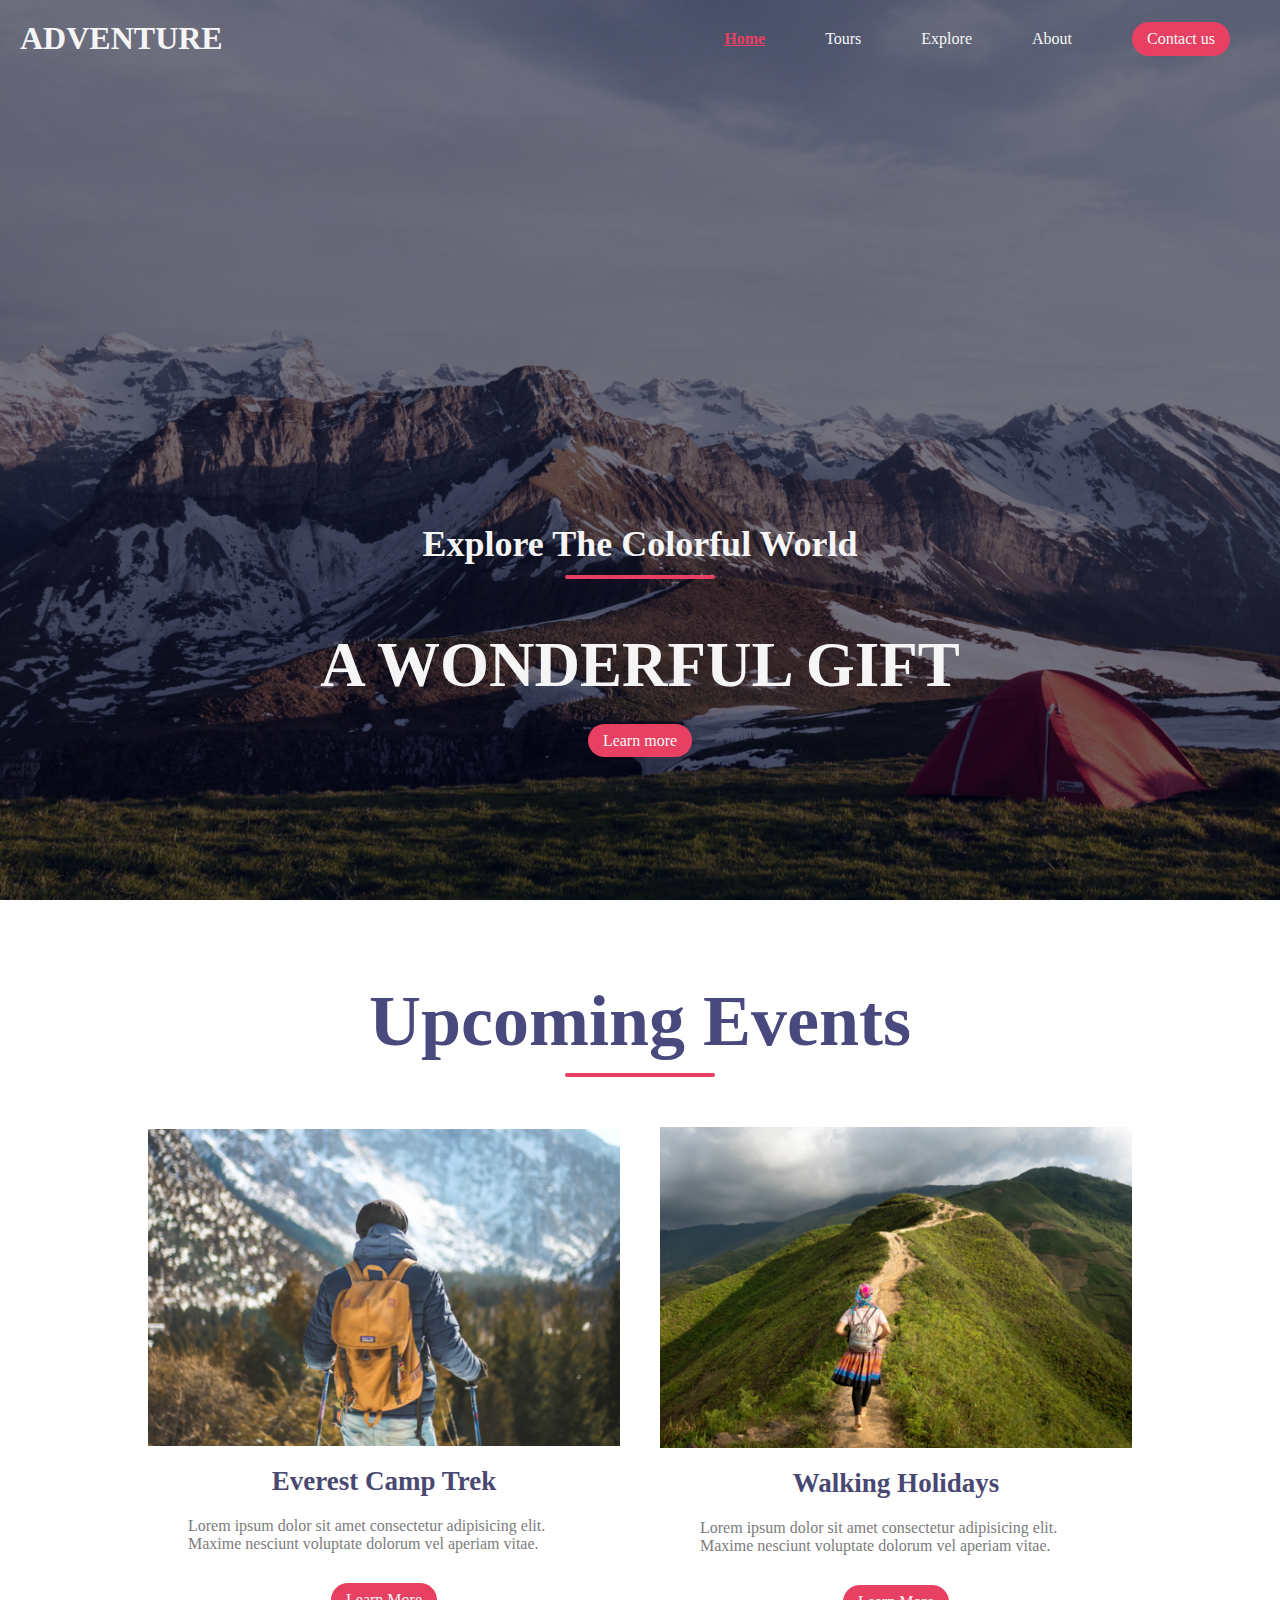
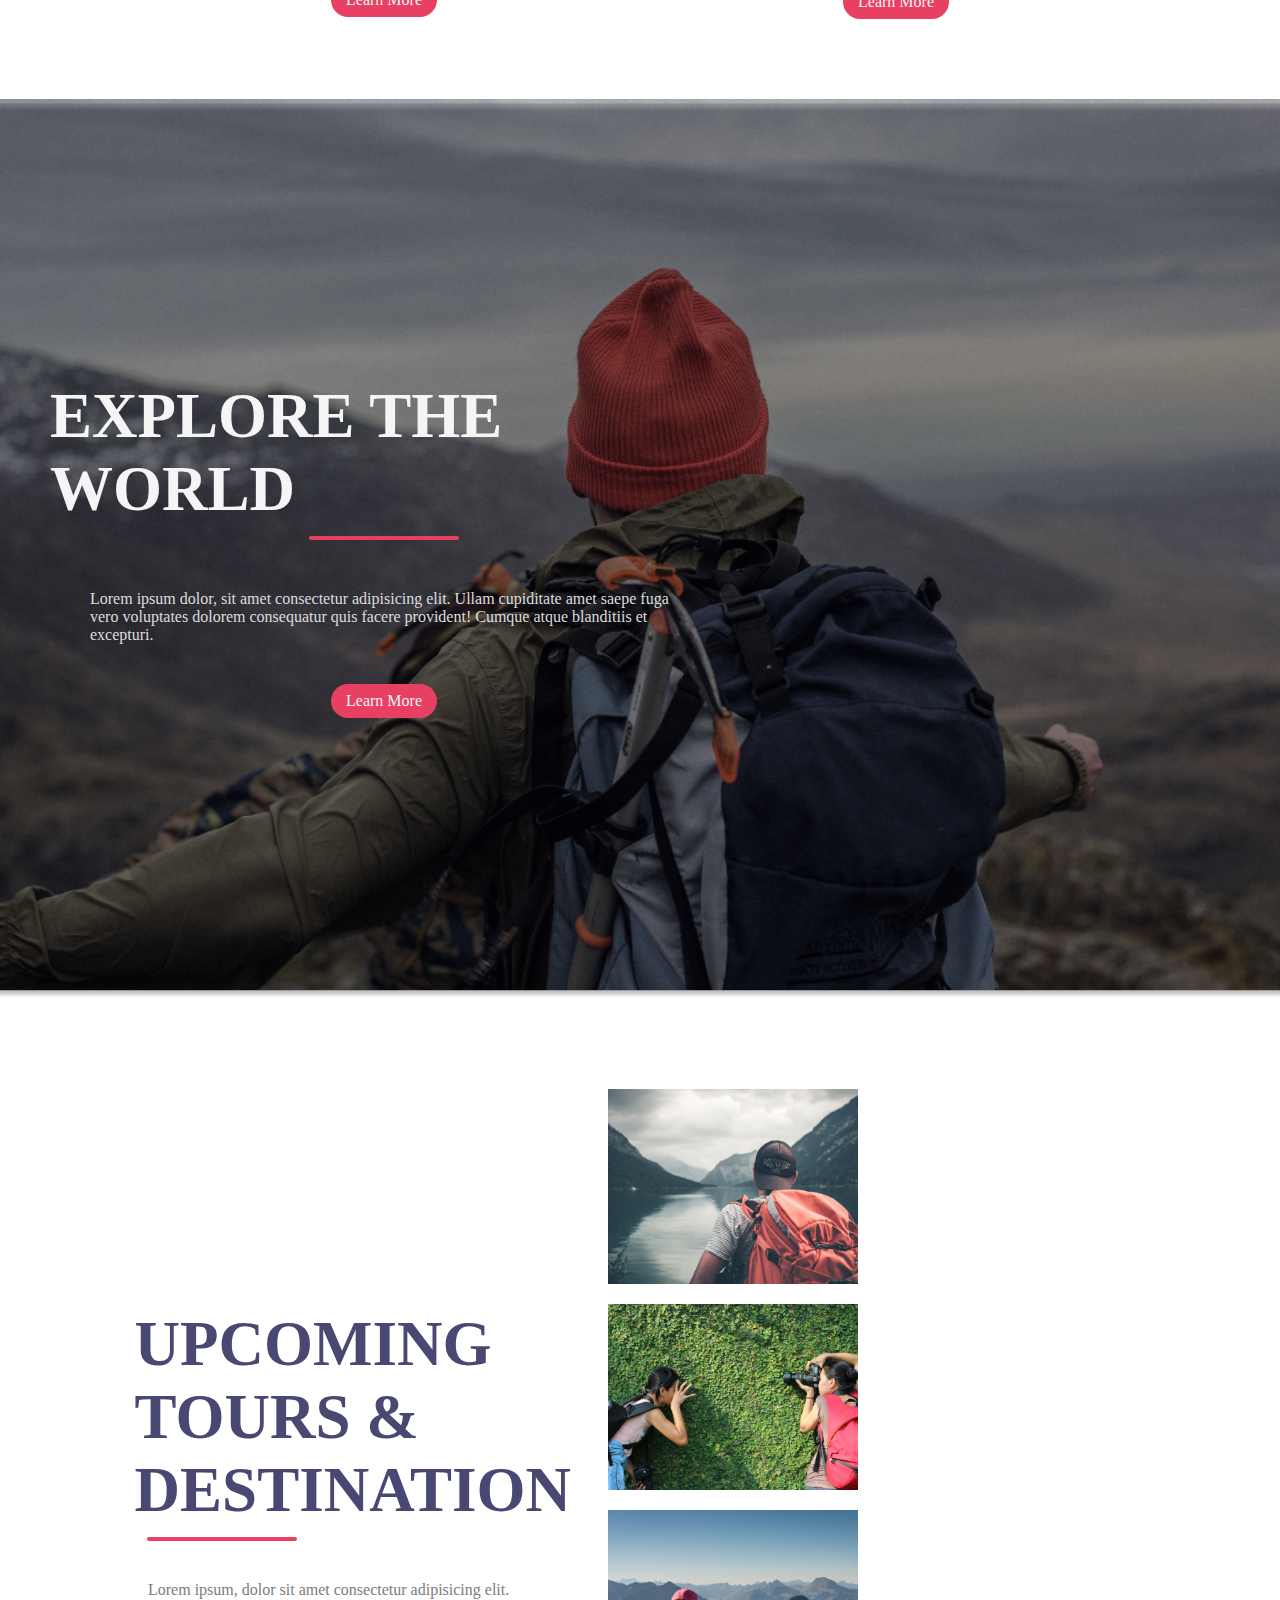
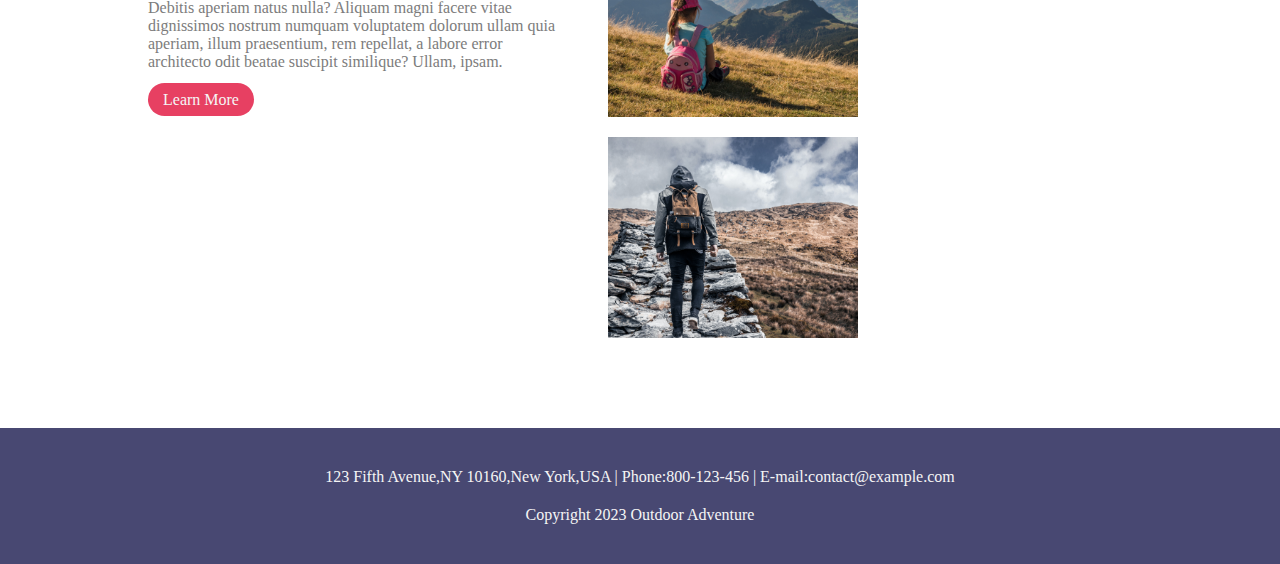
<file: Adventure_website/index.html>
<!DOCTYPE html>
<html lang="en">
<head>
    <meta charset="UTF-8">
    <meta name="viewport" content="width=device-width, initial-scale=1.0">
    <title>Document</title>
    <link rel="stylesheet" href="./index.css">
</head>
<body>
    <!-- Navbar -->
    <nav class="navbar">
      <h1 class='logo'>ADVENTURE</h1>
      <ul class='nav-links'>
        <li class="active"><a href="#" ></a>Home</li>
        <li><a href="#"></a>Tours</li>
        <li><a href="#"></a>Explore</li>
        <li><a href="#"></a>About</li>
        <li class="ctn"><a href="#" ></a>Contact us</li>
      </ul>
      <img src="./img/menu-btn.png " alt="" class="menu-btn">
    </nav>
    
 <header>
    <div class="header-content">
        <h2>Explore The Colorful World</h2>
        <div class="line"></div>
        <h1>A WONDERFUL GIFT</h1>
<a href="#" class="ctn">Learn more</a>
    </div>
 </header>

 <!-- Events -->

 <section class="events">
    <div class="title">
        <h1>Upcoming Events</h1>
        <div class="line"></div>
    </div>
    <div class="row">
<div class="col">
    <img src="./img/img1.png" alt="" srcset="">
    <h4>Everest Camp Trek</h4>
    <p>Lorem ipsum dolor sit amet consectetur adipisicing elit. Maxime nesciunt voluptate dolorum vel aperiam vitae.</p>
    <a href='#' class="ctn">Learn More</a>

</div>
<div class="col">
    <img src="./img/img2.png" alt="" srcset="">
    <h4>Walking Holidays</h4>
    <p>Lorem ipsum dolor sit amet consectetur adipisicing elit. Maxime nesciunt voluptate dolorum vel aperiam vitae.</p>
    <a href='#' class="ctn">Learn More</a>

</div>
    </div>

 </section>

 <!-- Explore -->
 <section class="explore">
    <div class="explore-content">
        <h1>EXPLORE THE WORLD</h1>
        <div class="line"></div>
        <p>Lorem ipsum dolor, sit amet consectetur adipisicing elit. Ullam cupiditate amet saepe fuga vero voluptates dolorem consequatur quis facere provident! Cumque atque blanditiis et excepturi.</p>
         <a href="#" class="ctn">Learn More</a>
    </div>
    
</section>

<!-- Tours -->
<section class="tours">
    <div class="row">
        <div class="col content-col">
            <h1>UPCOMING TOURS & DESTINATION</h1>
            <div class="line"></div>
            <p>Lorem ipsum, dolor sit amet consectetur adipisicing elit. Debitis aperiam natus nulla? Aliquam magni facere vitae dignissimos nostrum numquam voluptatem dolorum ullam quia aperiam, illum praesentium, rem repellat, a labore error architecto odit beatae suscipit similique? Ullam, ipsam.
            <a href="#" class="ctn">Learn More</a>
            </p>
        </div>
        <div class="col image-col">
            <div class="img-gallery">
                <img src="./img/img3.png" alt="">
                <img src="./img/img4.png" alt="">
                <img src="./img/img5.png" alt="">
                <img src="./img/img6.png" alt="">
            </div>
        </div>
    </div>

</section>

<!-- footer -->
<div class="footer">
    <p>123 Fifth Avenue,NY 10160,New York,USA | Phone:800-123-456 | E-mail:contact@example.com</p>
        <p>Copyright 2023 Outdoor Adventure</p>
    
</div>


 <script>
    const menuBtn=document.querySelector('.menu-btn');
    const navlinks=document.querySelector('.nav-links');

    menuBtn.addEventListener('click',()=>{
        navlinks.classList.toggle('mobile-menu')
    })
</script>
</body>
</html>
</file>
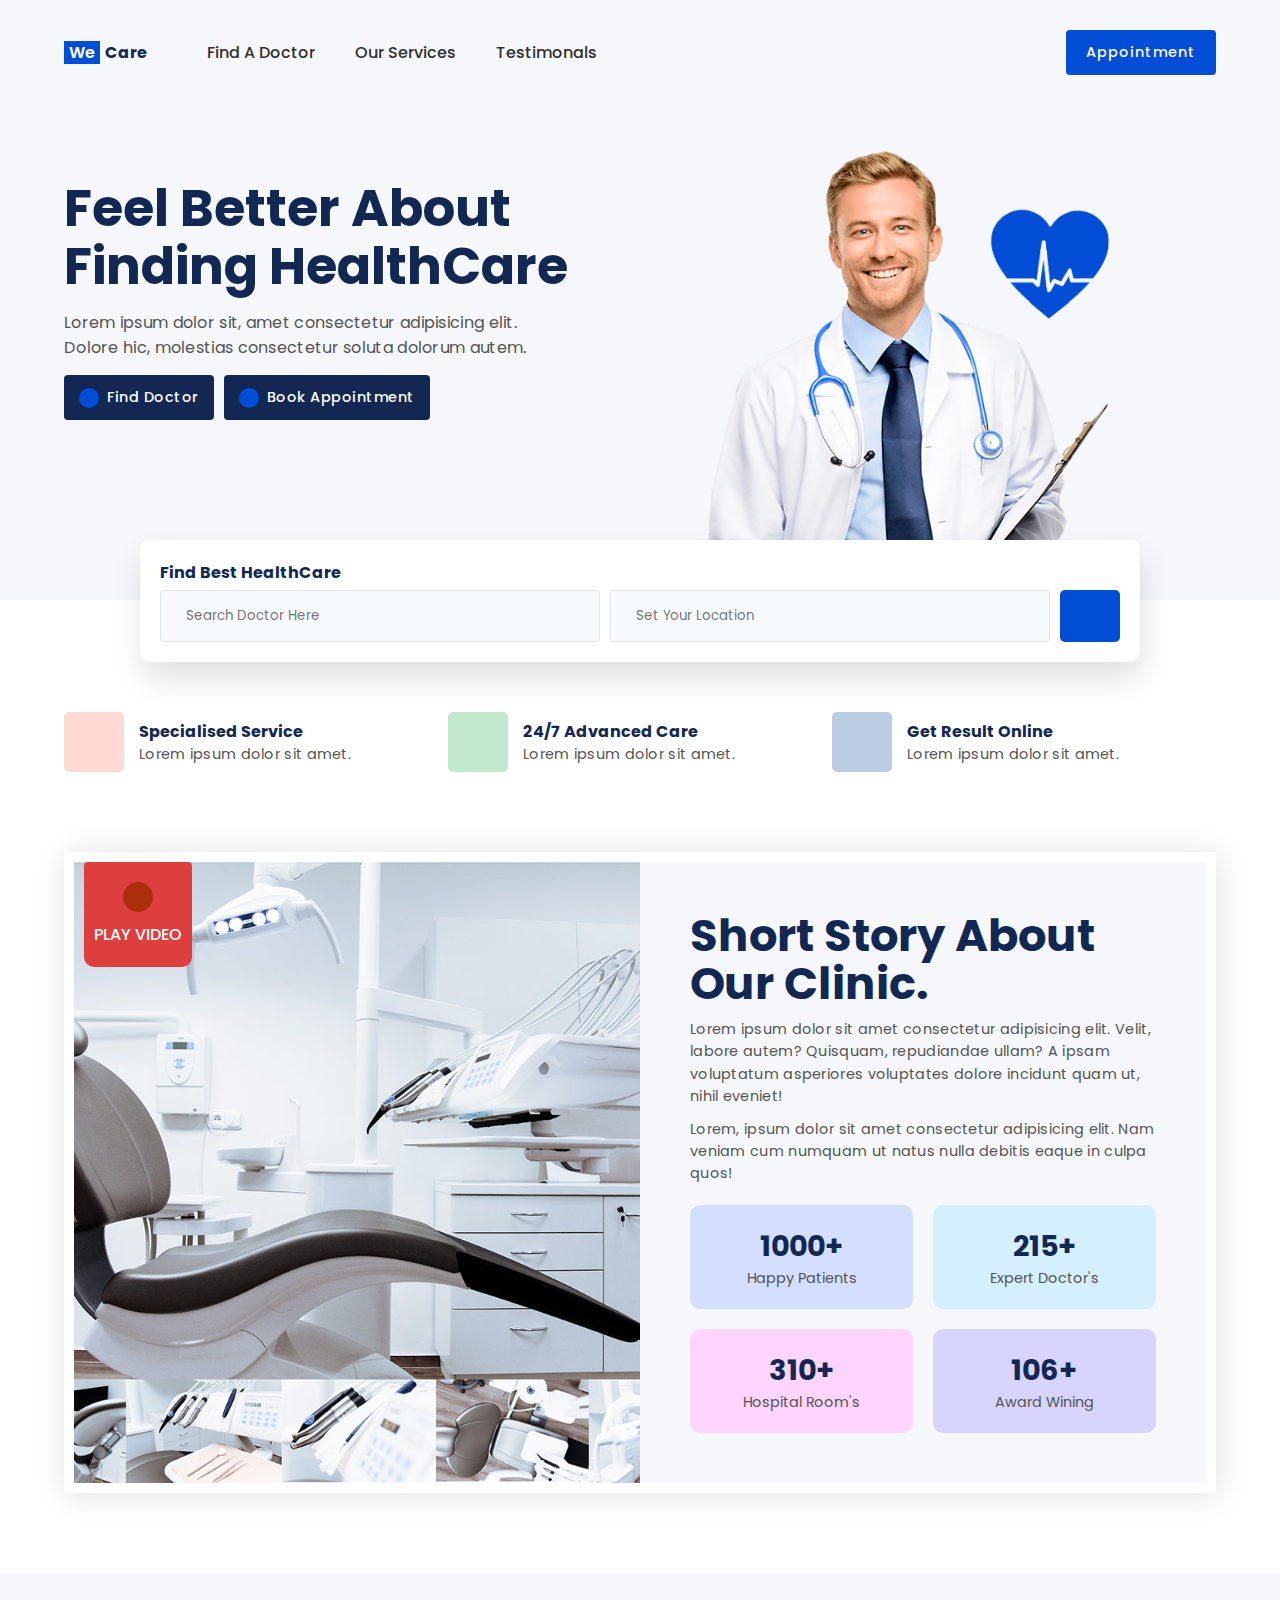
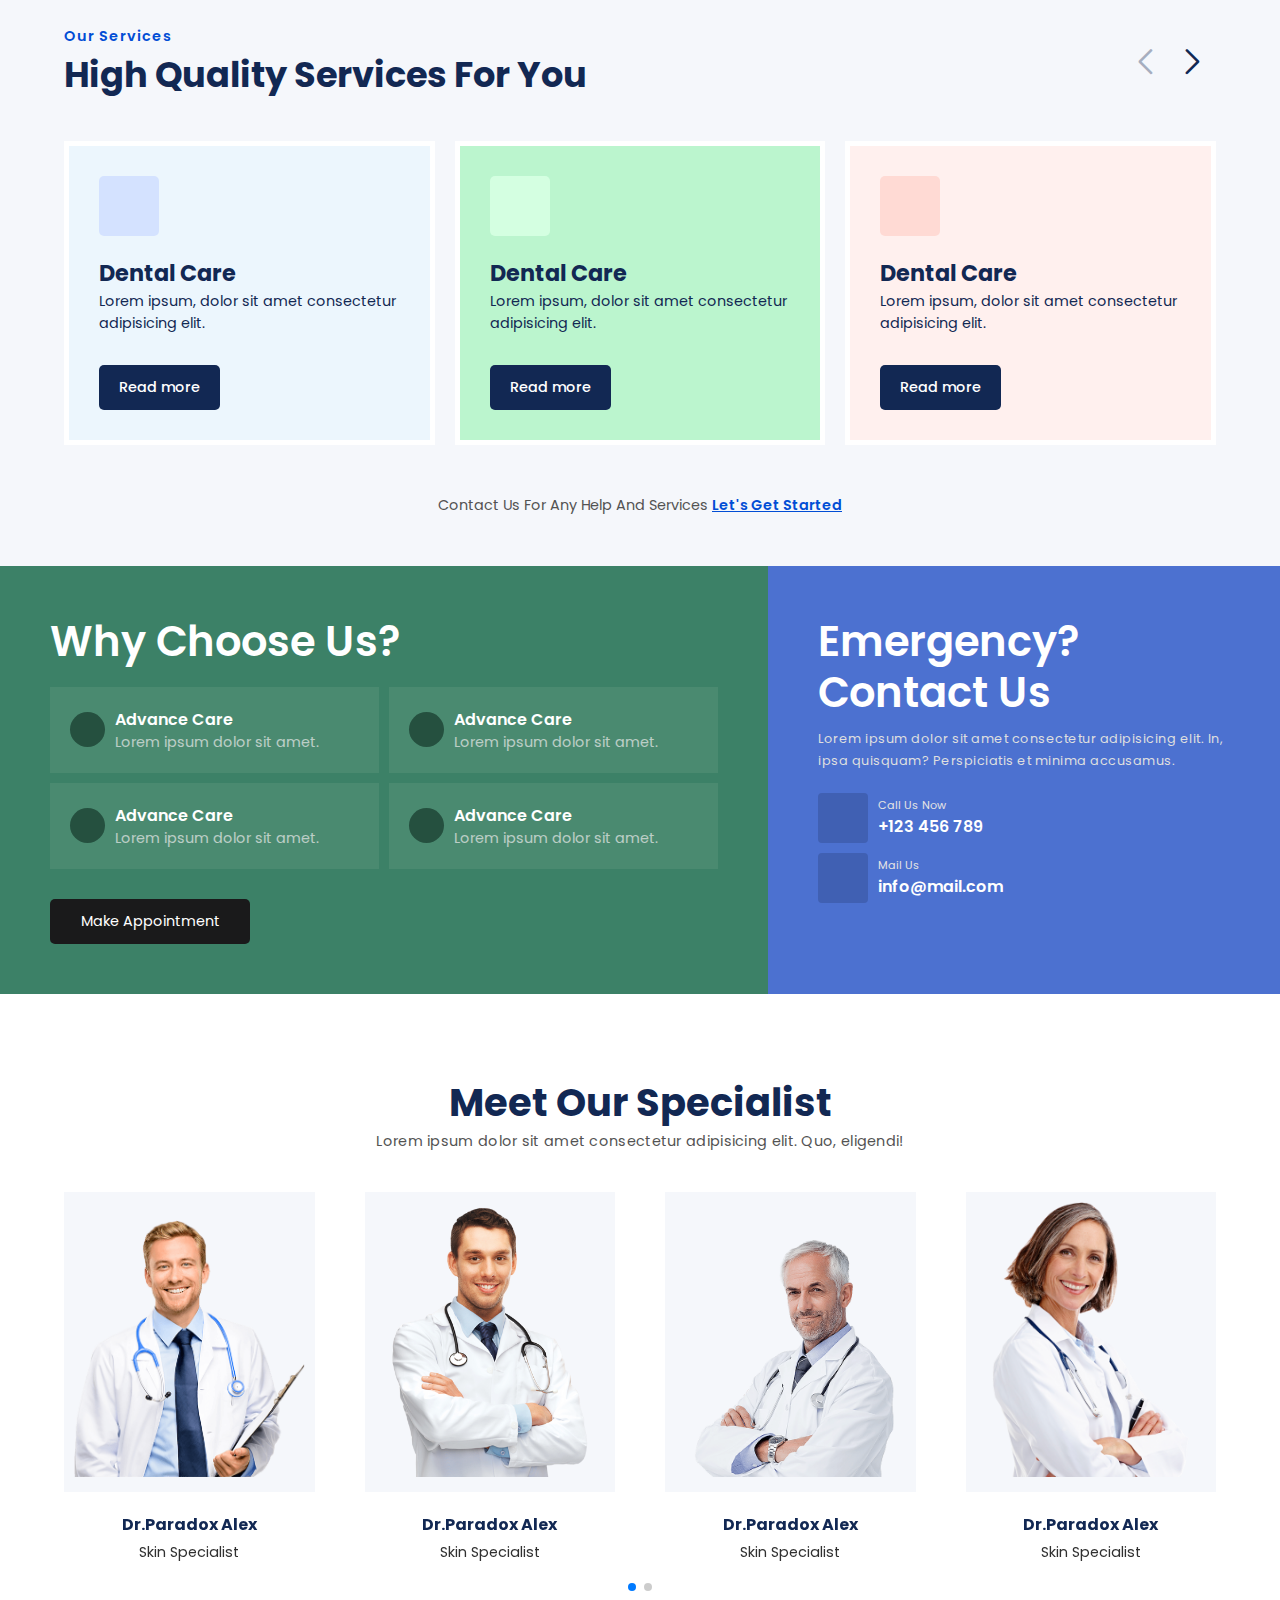
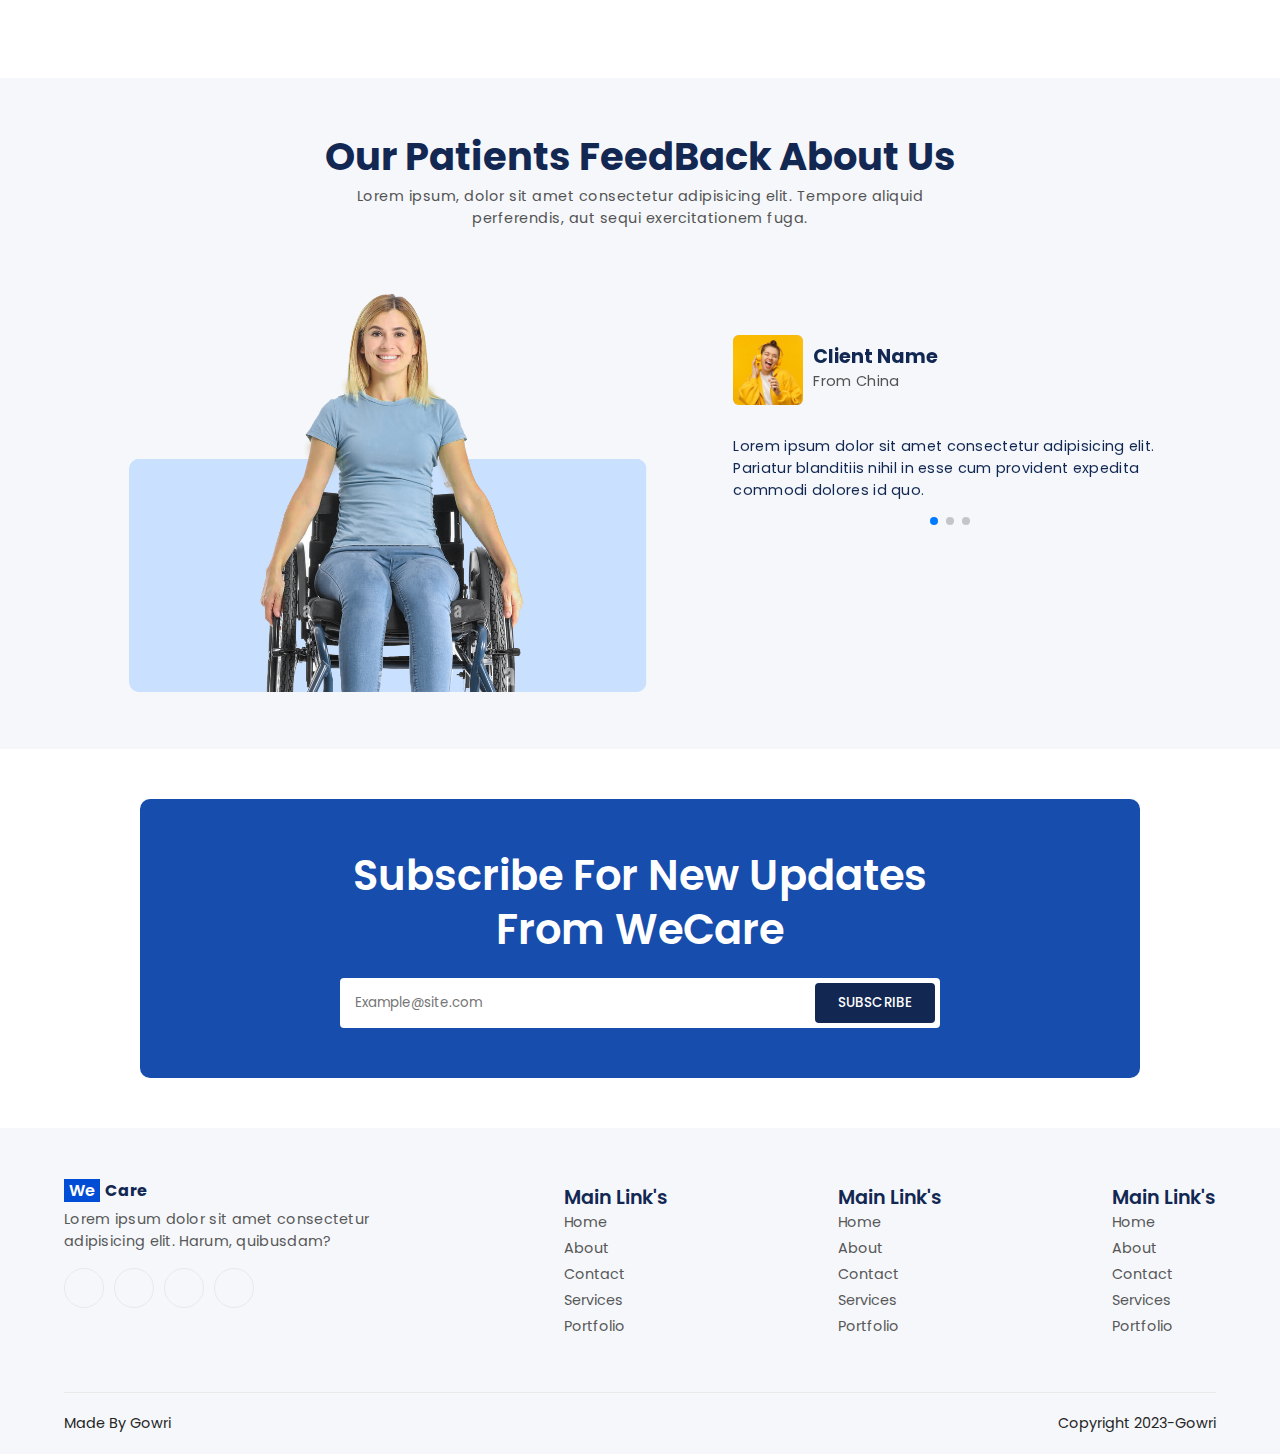
<file: Healthcare_website/index.html>
<!DOCTYPE html>
<html lang="en">
  <head>
    <meta charset="UTF-8" />
    <meta name="viewport" content="width=device-width, initial-scale=1.0" />
    <!-- Title -->
    <title>HealthCare</title>
    <!-- CSS -->
    <link rel="stylesheet" href="style.css" />
    <!-- fAV-ICON -->
    <link rel="shortcut icon" href="./images/fav-icon.png" />
    <!-- Import poppins font -->
    <link rel="preconnect" href="https://fonts.googleapis.com" />
    <link rel="preconnect" href="https://fonts.gstatic.com" crossorigin />
    <link
      href="https://fonts.googleapis.com/css2?family=Poppins:ital,wght@0,100;0,200;0,300;0,400;0,500;0,600;0,700;0,800;0,900;1,100;1,200;1,300;1,400;1,500;1,600;1,700;1,800;1,900&display=swap"
      rel="stylesheet"
    />
    <!-- font-awesome library -->
    <link
      rel="stylesheet"
      href="https://cdnjs.cloudflare.com/ajax/libs/font-awesome/6.4.2/css/all.min.css"
      integrity="sha512-z3gLpd7yknf1YoNbCzqRKc4qyor8gaKU1qmn+CShxbuBusANI9QpRohGBreCFkKxLhei6S9CQXFEbbKuqLg0DA=="
      crossorigin="anonymous"
      referrerpolicy="no-referrer"
    />
    <!-- Link Swiper's CSS -->
    <link
      rel="stylesheet"
      href="https://cdn.jsdelivr.net/npm/swiper@11/swiper-bundle.min.css"
    />
  </head>
  <body>
    <!-- Hero section -->
    <section id="hero">
      <!-- nav -->
      <nav class="navigation">
        <!---menu-btn-->
        <input type="checkbox" class='menu-btn' name="" id="menu-btn">
        <label for="menu-btn" class="menu-icon">
          <span class="nav-icon"></span>
        </label>
        
        <!-- logo -->
        <a href="#" class="logo"><span>We</span>Care</a>
        <!-- menu -->
        <ul class="menu">
          <li><a href="#team">Find A Doctor</a></li>
          <li><a href="#our-services">Our Services</a></li>
          <li><a href="#testimonials">Testimonals</a></li>
        </ul>
        <!-- Appointment-btn -->
        <a href="#" class="nav-appointment-btn">Appointment</a>
      </nav>
      <!-- nav-end -->

      <!-- content-start -->
      <div class="hero-content">
        <!-- text -->
        <div class="hero-text">
          <h1>Feel Better About Finding HealthCare</h1>
          <p>
            Lorem ipsum dolor sit, amet consectetur adipisicing elit. Dolore
            hic, molestias consectetur soluta dolorum autem.
          </p>
          <!-- btns -->
          <div class="hero-text-btns">
            <a href="#">
              <i class="fa-solid fa-magnifying-glass"></i>Find Doctor</a
            >
            <a href="#">
              <i class="fa-solid fa-user-check"></i>Book Appointment</a
            >
          </div>
        </div>
        <div class="hero-text-img">
          <img src="./images/main-bg.png" alt="Image" />
        </div>
      </div>
    </section>
    <!-- hero-end -->

    <!-- Search------------------- -->
    <div class="appointment-search-container">
      <h3>Find Best HealthCare</h3>
      <!-- ********search********** -->
      <div class="appointment-search">
        <!-- search-box -->
        <div class="appoint-search-box">
          <i class="fa-solid fa-magnifying-glass"></i>
          <input type="text" placeholder="Search Doctor Here" />
        </div>
        <!-- search-box -->
        <div class="appoint-search-box">
          <i class="fa-solid fa-location-dot"></i>
          <input type="text" placeholder="Set Your Location" />
        </div>
        <!-- ********btn******** -->
        <button>
          <i class="fa-solid fa-magnifying-glass"></i>
        </button>
      </div>
    </div>
    <!----search end-->

    <!----What we provide-->
    <section class="what-we-provide">
      <!---box1--->
      <div class="w-info-box w-info-box1">
        <!-- icon -->
        <div class="w-info-icon">
          <i class="fa-solid fa-capsules"></i>
        </div>
        <!-- text -->
        <div class="w-info-text">
          <strong>Specialised Service</strong>
          <p>Lorem ipsum dolor sit amet.</p>
        </div>
      </div>
      <!-- box2 -->
      <div class="w-info-box w-info-box2">
        <!-- icon -->
        <div class="w-info-icon">
          <i class="fa-regular fa-comment"></i>
        </div>
        <!-- text -->
        <div class="w-info-text">
          <strong>24/7 Advanced Care</strong>
          <p>Lorem ipsum dolor sit amet.</p>
        </div>
      </div>
      <!-- box3 -->
      <div class="w-info-box w-info-box3">
        <!-- icon -->
        <div class="w-info-icon">
          <i class="fa-solid fa-square-poll-horizontal"></i>
        </div>
        <!-- text -->
        <div class="w-info-text">
          <strong>Get Result Online</strong>
          <p>Lorem ipsum dolor sit amet.</p>
        </div>
      </div>
    </section>
    <!-- what we provide ends here -->

    <!-- Our Story -->
    <section id="our-story">
      <!-- img -->
      <div class="our-story-img">
        <img src="images/story_img.jpg" alt="" />
        <!-- video-play-btn -->
        <a href="" class="story-play-btn">
          <i class="fa-solid fa-play"></i>
          Play Video
        </a>
      </div>
      <!-- text -->
      <div class="our-story-text">
        <h2>Short Story About Our Clinic.</h2>
        <p>
          Lorem ipsum dolor sit amet consectetur adipisicing elit. Velit, labore
          autem? Quisquam, repudiandae ullam? A ipsam voluptatum asperiores
          voluptates dolore incidunt quam ut, nihil eveniet!
        </p>
        <p>
          Lorem, ipsum dolor sit amet consectetur adipisicing elit. Nam veniam
          cum numquam ut natus nulla debitis eaque in culpa quos!
        </p>
        <!---happy-clients number-->
        <div class="story-number-container">
          <!-- box1 -->
          <div class="story-number-box s-n-box1">
            <strong>1000+</strong>
            <span>Happy Patients</span>
          </div>
          <!-- box2 -->
          <div class="story-number-box s-n-box2">
            <strong>215+</strong>
            <span>Expert Doctor's</span>
          </div>
          <!-- box3 -->
          <div class="story-number-box s-n-box3">
            <strong>310+</strong>
            <span>Hospital Room's</span>
          </div>
          <!-- box4 -->
          <div class="story-number-box s-n-box4">
            <strong>106+</strong>
            <span>Award Wining</span>
          </div>
        </div>
      </div>
    </section>
    <!---story-end-->

    <!---Our-services-->
    <section id="our-services">
      <!-- Heading -->
      <div class="services-heading">
        <!-- text -->
        <div class="services-heading-text">
          <strong>Our Services</strong>
          <h2>High Quality Services For You</h2>
        </div>
        <!-- btns -->
        <div class="services-slide-btns">
          <div class="swiper-button-prev"></div>
          <div class="swiper-button-next"></div>
        </div>
      </div>
      <!---box-container-->
      <div class="services-box-container">
        <!----Swiper-->
        <div class="swiper mySwiperservices">
          <div class="swiper-wrapper">
            <!--slide1-->
            <div class="swiper-slide">
              <!--box-->
              <div class="service-box s-box1">
                <!-- icon -->
                <i class="fa-solid fa-tooth"></i>
                <!-- title -->
                <strong>Dental Care</strong>
                <!-- details -->
                <p>Lorem ipsum, dolor sit amet consectetur adipisicing elit.</p>
                <!-- btn -->
                <a href="#">Read more</a>
              </div>
            </div>
            <!---slide1 ends-->
            <!--slide2-->
            <div class="swiper-slide">
              <!--box-->
              <div class="service-box s-box2">
                <!-- icon -->
                <i class="fa-solid fa-tooth"></i>
                <!-- title -->
                <strong>Dental Care</strong>
                <!-- details -->
                <p>Lorem ipsum, dolor sit amet consectetur adipisicing elit.</p>
                <!-- btn -->
                <a href="#">Read more</a>
              </div>
            </div>
            <!---slide2 ends-->
            <!--slide3-->
            <div class="swiper-slide">
              <!--box-->
              <div class="service-box s-box3">
                <!-- icon -->
                <i class="fa-solid fa-tooth"></i>
                <!-- title -->
                <strong>Dental Care</strong>
                <!-- details -->
                <p>Lorem ipsum, dolor sit amet consectetur adipisicing elit.</p>
                <!-- btn -->
                <a href="#">Read more</a>
              </div>
            </div>
            <!---slide3 ends-->
            <!--slide4-->
            <div class="swiper-slide">
              <!--box-->
              <div class="service-box s-box4">
                <!-- icon -->
                <i class="fa-solid fa-tooth"></i>
                <!-- title -->
                <strong>Dental Care</strong>
                <!-- details -->
                <p>Lorem ipsum, dolor sit amet consectetur adipisicing elit.</p>
                <!-- btn -->
                <a href="#">Read more</a>
              </div>
            </div>
            <!---slide4 ends-->
          </div>
          <!--wrapper-ends-->
        </div>
        <!-- Swiper-ends-here -->
      </div>
      <!--container-end-->

      <!---btn-->
      <span class="service-help-btn"
        >Contact Us For Any Help And Services <a href="#">Let's Get Started</a>
      </span>
    </section>
    <!---services ends here-->

    <!---why to choose us-->
    <section id="why-choose-us">
      <!--left-->
      <div class="why-choose-us-left">
        <h3>Why Choose Us?</h3>
        <!---container-->
        <div class="why-choose-box-container">
          <!---box1-->
          <div class="why-choose-box">
            <!---icon-->
            <i class="fa-solid fa-check"></i>
            <!---text-->
            <div class="why-choose-box-text">
              <strong>Advance Care</strong>
              <p>Lorem ipsum dolor sit amet.</p>
            </div>
          </div>
          <!---box2-->
          <div class="why-choose-box">
            <!---icon-->
            <i class="fa-solid fa-check"></i>
            <!---text-->
            <div class="why-choose-box-text">
              <strong>Advance Care</strong>
              <p>Lorem ipsum dolor sit amet.</p>
            </div>
          </div>
          <!---box3-->
          <div class="why-choose-box">
            <!---icon-->
            <i class="fa-solid fa-check"></i>
            <!---text-->
            <div class="why-choose-box-text">
              <strong>Advance Care</strong>
              <p>Lorem ipsum dolor sit amet.</p>
            </div>
          </div>
          <!---box4-->
          <div class="why-choose-box">
            <!---icon-->
            <i class="fa-solid fa-check"></i>
            <!---text-->
            <div class="why-choose-box-text">
              <strong>Advance Care</strong>
              <p>Lorem ipsum dolor sit amet.</p>
            </div>
          </div>
        </div>
        <!--container-ends-->

        <!---btns-->
        <a href="#" class="why-choose-us-btn">Make Appointment</a>
      </div>
      <!--left-end-->

      <!---right-->
      <div class="why-choose-us-right">
        <h3>
          Emergency?<br />
          Contact Us
        </h3>
        <p>
          Lorem ipsum dolor sit amet consectetur adipisicing elit. In, ipsa
          quisquam? Perspiciatis et minima accusamus.
        </p>
        <!--container-->
        <div class="w-right-contact-container">
          <!--box1-->
          <div class="w-right-contact-box">
            <!--icon-->
            <i class="fa-solid fa-phone"></i>
            <!--text-->
            <div class="w-right-contact-box-text">
              <span>Call Us Now</span>
              <strong>+123 456 789</strong>
            </div>
          </div>
          <!--box2-->
          <div class="w-right-contact-box">
            <!--icon-->
            <i class="fa-solid fa-envelope"></i>
            <!--text-->
            <div class="w-right-contact-box-text">
              <span>Mail Us </span>
              <strong>info@mail.com</strong>
            </div>
          </div>
        </div>
        <!--container-end-->
      </div>
      <!---right-end-->
    </section>
    <!---end-->

    <!---Team------------------>
    <section id="team">
      <!---heading-->
      <div class="team-heading">
        <h3>Meet Our Specialist</h3>
        <p>
          Lorem ipsum dolor sit amet consectetur adipisicing elit. Quo,
          eligendi!
        </p>
      </div>

      <!---container-->
      <div class="team-box-container">
        <!---Swiper-->
        <div class="swiper mySwiperteam">
          <div class="swiper-wrapper">
            <!---slide-1-->
            <div class="swiper-slide">
              <!---box-->
              <div class="team-box">
                <!--img-->
                <div class="team-img">
                  <img src="images/d1.png" alt="" />
                </div>
                <!---text-->
                <div class="team-text">
                  <strong>Dr.Paradox Alex</strong>
                  <span>Skin Specialist</span>
                </div>
              </div>
            </div>
            <!---slide-end-->

            <!---slide-2-->
            <div class="swiper-slide">
              <!---box-->
              <div class="team-box">
                <!--img-->
                <div class="team-img">
                  <img src="images/d2.png" alt="" />
                </div>
                <!---text-->
                <div class="team-text">
                  <strong>Dr.Paradox Alex</strong>
                  <span>Skin Specialist</span>
                </div>
              </div>
            </div>
            <!---slide-end-->

            <!---slide-3-->
            <div class="swiper-slide">
              <!---box-->
              <div class="team-box">
                <!--img-->
                <div class="team-img">
                  <img src="images/d3.png" alt="" />
                </div>
                <!---text-->
                <div class="team-text">
                  <strong>Dr.Paradox Alex</strong>
                  <span>Skin Specialist</span>
                </div>
              </div>
            </div>
            <!---slide-end-->

            <!---slide-4-->
            <div class="swiper-slide">
              <!---box-->
              <div class="team-box">
                <!--img-->
                <div class="team-img">
                  <img src="images/d4.png" alt="" />
                </div>
                <!---text-->
                <div class="team-text">
                  <strong>Dr.Paradox Alex</strong>
                  <span>Skin Specialist</span>
                </div>
              </div>
            </div>
            <!---slide-end-->
            <!---slide-5-->
            <div class="swiper-slide">
              <!---box-->
              <div class="team-box">
                <!--img-->
                <div class="team-img">
                  <img src="images/d5.png" alt="" />
                </div>
                <!---text-->
                <div class="team-text">
                  <strong>Dr.Paradox Alex</strong>
                  <span>Skin Specialist</span>
                </div>
              </div>
            </div>
            <!---slide-end-->
          </div>
          <!---wrapper-end-->
          <div class="swiper-pagination"></div>
        </div>
        <!---swiper-end-->

        <!---Swiper end-->
      </div>
      <!---container-end-->
    </section>
    <!---Team-ends-here-->

    <!---testimonials-->
    <section id="testimonials">
      <!---heading-->
      <div class="testimonials-heading">
        <h3>Our Patients FeedBack About Us</h3>
        <p>
          Lorem ipsum, dolor sit amet consectetur adipisicing elit. Tempore
          aliquid perferendis, aut sequi exercitationem fuga.
        </p>
      </div>

      <!---testimonials-content-->
      <div class="testimonials-content">
        <!---img-->
        <div class="testimonials-img">
          <img src="images/testimonials-img.png" alt="" />
        </div>

        <!---container-->
        <div class="testimonials-box-container">
          <!-- Swiper -->
          <div class="swiper mySwipertesti">
            <div class="swiper-wrapper">
              <!---Slide1-->
              <div class="swiper-slide">
                <!----box-->
                <div class="testimonials-box">
                  <!---profile-->
                  <div class="t-profile">
                    <!---img-->
                    <div class="t-profile-img">
                      <img src="images/t1.jpg" alt="" />
                    </div>
                    <!---text-->
                    <div class="t-profile-text">
                      <strong>Client Name</strong>
                      <span>From China</span>
                      <!---rating-->
                      <div class="t-rating">
                        <i class="fa-solid fa-star"></i>
                        <i class="fa-solid fa-star"></i>
                        <i class="fa-solid fa-star"></i>
                        <i class="fa-solid fa-star"></i>
                        <i class="fa-solid fa-star"></i>
                      </div>
                    </div>
                  </div>
                  <!---profile-end-->
                  <!---feedback-->
                  <p>
                    Lorem ipsum dolor sit amet consectetur adipisicing elit.
                    Pariatur blanditiis nihil in esse cum provident expedita
                    commodi dolores id quo.
                  </p>
                </div>
                <!----box-end-->
              </div>
              <!---slide1-ends-->
              <!---Slide1-->
              <div class="swiper-slide">
                <!----box-->
                <div class="testimonials-box">
                  <!---profile-->
                  <div class="t-profile">
                    <!---img-->
                    <div class="t-profile-img">
                      <img src="images/t1.jpg" alt="" />
                    </div>
                    <!---text-->
                    <div class="t-profile-text">
                      <strong>Client Name</strong>
                      <span>From China</span>
                      <!---rating-->
                      <div class="t-rating">
                        <i class="fa-solid fa-star"></i>
                        <i class="fa-solid fa-star"></i>
                        <i class="fa-solid fa-star"></i>
                        <i class="fa-solid fa-star"></i>
                        <i class="fa-solid fa-star"></i>
                      </div>
                    </div>
                  </div>
                  <!---profile-end-->
                  <!---feedback-->
                  <p>
                    Lorem ipsum dolor sit amet consectetur adipisicing elit.
                    Pariatur blanditiis nihil in esse cum provident expedita
                    commodi dolores id quo.
                  </p>
                </div>
                <!----box-end-->
              </div>
              <!---slide1-ends-->
              <!---Slide1-->
              <div class="swiper-slide">
                <!----box-->
                <div class="testimonials-box">
                  <!---profile-->
                  <div class="t-profile">
                    <!---img-->
                    <div class="t-profile-img">
                      <img src="images/t1.jpg" alt="" />
                    </div>
                    <!---text-->
                    <div class="t-profile-text">
                      <strong>Client Name</strong>
                      <span>From China</span>
                      <!---rating-->
                      <div class="t-rating">
                        <i class="fa-solid fa-star"></i>
                        <i class="fa-solid fa-star"></i>
                        <i class="fa-solid fa-star"></i>
                        <i class="fa-solid fa-star"></i>
                        <i class="fa-solid fa-star"></i>
                      </div>
                    </div>
                  </div>
                  <!---profile-end-->
                  <!---feedback-->
                  <p>
                    Lorem ipsum dolor sit amet consectetur adipisicing elit.
                    Pariatur blanditiis nihil in esse cum provident expedita
                    commodi dolores id quo.
                  </p>
                </div>
                <!----box-end-->
              </div>
              <!---slide1-ends-->
            </div>
            <!---wrapper-ends-->
            <div class="swiper-pagination"></div>
          </div>

          <!---Swiper ends-->
        </div>
      </div>
    </section>
    <!---testimonial-ends-here-->

    <section id="subscribe">
      <h3>Subscribe For New Updates From WeCare</h3>
      <!---subscribe-box-->
      <form action="" class="subscribe-box">
        <input type="email" name="" id="" placeholder="Example@site.com"></input>
      <button>Subscribe</button>
      </form>
    </section><!----Subscribe ends here-->

    <footer>
      <div class="footer-container">
        <!----company-box-->
        <div class="footer-company-box">
        <!---logo-->
        <a href="#" class="logo"><span>We</span>Care</a>
        <!---details-->
        <p>Lorem ipsum dolor sit amet consectetur adipisicing elit. Harum, quibusdam?</p>
      <!----social-box-->
      <div class="footer-social">
        <a href="#"><i class='fa-brands fa-facebook-f'></i></a>
        <a href="#"><i class='fa-brands fa-instagram'></i></a>
        <a href="#"><i class='fa-brands fa-youtube'></i></a>
        <a href="#"><i class='fa-brands fa-twitter'></i></a>
      </div>
    </div><!----company-box-end-->

    <!----link-->
    <div class="footer-link-box">
      <strong>Main Link's</strong>
      <ul>
        <li><a href="#">Home</a></li>
        <li><a href="#">About</a></li>
        <li><a href="#">Contact</a></li>
        <li><a href="#">Services</a></li>
        <li><a href="#">Portfolio</a></li>
      </ul>
    </div>
    <!----link-->
    <div class="footer-link-box">
      <strong>Main Link's</strong>
      <ul>
        <li><a href="#">Home</a></li>
        <li><a href="#">About</a></li>
        <li><a href="#">Contact</a></li>
        <li><a href="#">Services</a></li>
        <li><a href="#">Portfolio</a></li>
      </ul>
    </div>
    <!----link-->
    <div class="footer-link-box">
      <strong>Main Link's</strong>
      <ul>
        <li><a href="#">Home</a></li>
        <li><a href="#">About</a></li>
        <li><a href="#">Contact</a></li>
        <li><a href="#">Services</a></li>
        <li><a href="#">Portfolio</a></li>
      </ul>
    </div>

      </div><!---container-ends-->
      <!---bottom-->
      <div class="footer-bottom">
        <span>Made By Gowri</span>
        <span>Copyright 2023-Gowri</span>
      </div>
    </footer>   

 




    <!-- Swiper JS -->
    <script src="https://cdn.jsdelivr.net/npm/swiper@11/swiper-bundle.min.js"></script>

    <!-- Initialize Swiper -->
    <script>
      // <!---services-slider-->
      var swiper = new Swiper(".mySwiperservices", {
        slidesPerView: 1,
        spaceBetween: 10,
        pagination: {
          el: ".swiper-pagination",
          clickable: true,
        },
        navigation: {
          nextEl: ".swiper-button-next",
          prevEl: ".swiper-button-prev",
        },
        breakpoints: {
          700: {//<!---Apply dis before 700px screen width-->
            slidesPerView: 2,
            spaceBetween: 40,
          },
          1024: {//<!---Apply dis before 1024px screen width-->
            slidesPerView: 3,
            spaceBetween: 20,
          },
        },
      });

      //<!----Team-slider>
      var swiper = new Swiper(".mySwiperteam", {
        slidesPerView: 1,
        spaceBetween: 10,
        pagination: {
          el: ".swiper-pagination",
          clickable: true,
        },
        breakpoints: {
          //<!---after 560px width slide is 1-->
          560: {//<!---before 950px width slide is 2-->
            slidesPerView: 2,
            spaceBetween: 20,
          },
          950: {//<!---after 1250px width slide is 3-->
            slidesPerView: 3,
            spaceBetween: 40,
          },
          1250: {//<!---before 1250px width slide is 4-->
            slidesPerView: 4,
            spaceBetween: 50,
          },
        },
      });
    
      //<!---Testimonials-slider>
        var swiper = new Swiper(".mySwipertesti", {
      pagination: {
        el: ".swiper-pagination",
      },
    });
    
    </script>
  </body>
</html>
</file>
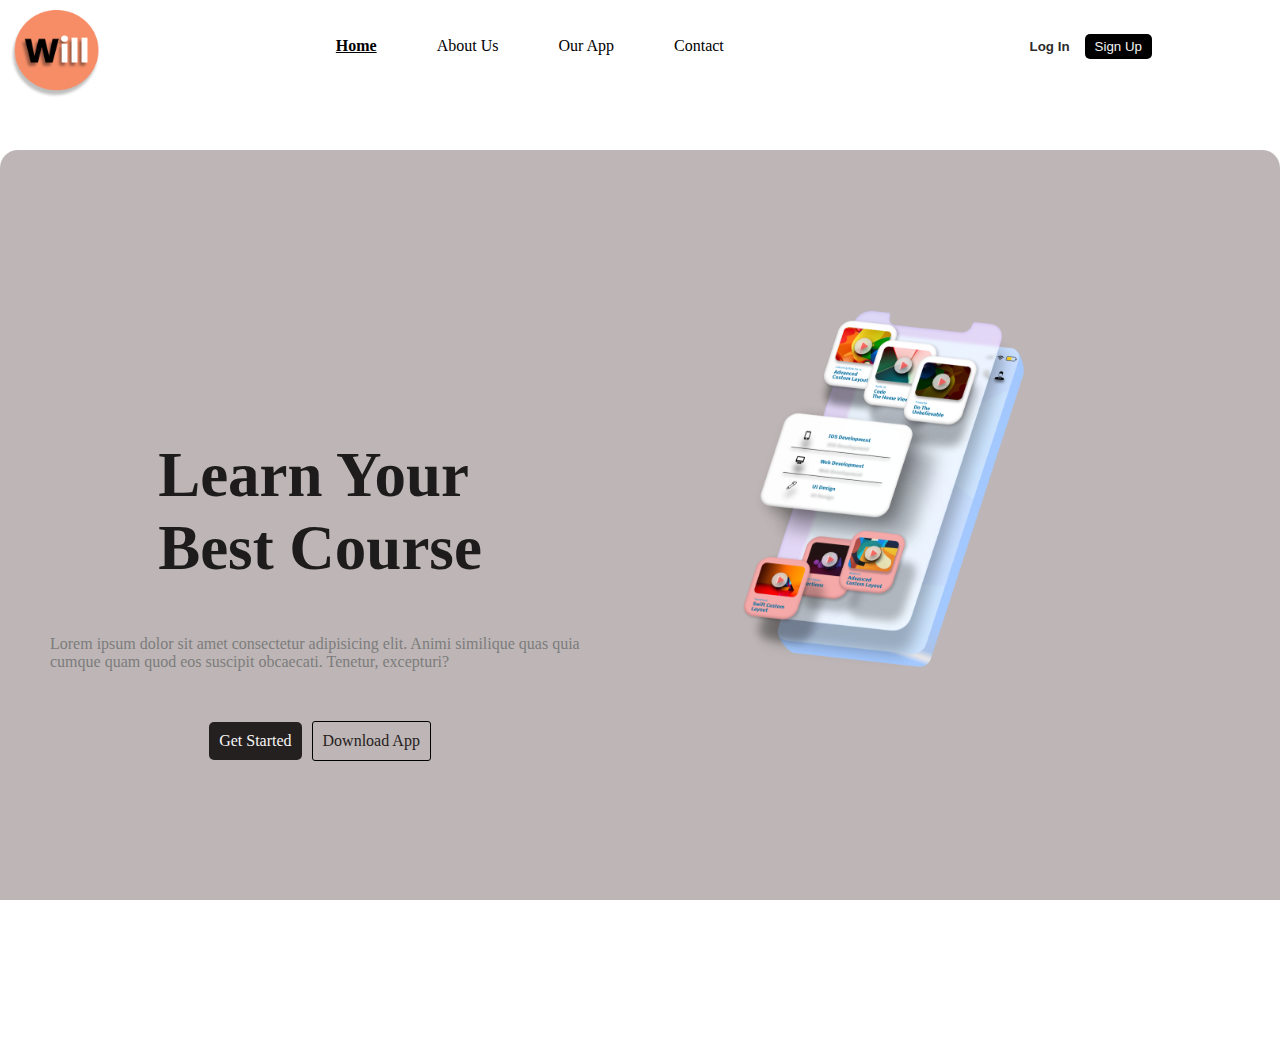
<file: Will_website/index.html>
<!DOCTYPE html>
<html lang="en">
  <head>
    <meta charset="UTF-8" />
    <meta name="viewport" content="width=device-width, initial-scale=1.0" />
    <title>Will</title>
    <link rel="stylesheet" href="style.css">
  </head>
  <body>
    <div class="header">
      <nav>
        <div class="nav-lists">
          <div class="logo">
            <img src="./img/logo.png" alt="" />
          </div>
          <ul class="navpages">
        <div class="nav-links">
            <li class="active">Home</li>
            <li>About Us</li>
            <li>Our App</li>
            <li>Contact</li>
         
        </div>
    </ul>
    
        <div class="nav-btns">
          <button class="login">Log In</button>
          <button class="signup">Sign Up</button>
        </div>
    </div>
      </nav>

      <div class="header-content">
        <div class="header-text">
          <h1>Learn Your<br>Best Course</h1>
          <p>
            Lorem ipsum dolor sit amet consectetur adipisicing elit. Animi
            similique quas quia cumque quam quod eos suscipit obcaecati.
            Tenetur, excepturi?
          </p>
          <div class="btns">
            <div class="btn-start">Get Started</div>
            <div class="btn-download">Download App</div>
          </div>
          
        </div>
        <div class="header-img">
          <img src="./img/mockup.png" alt="" />
        </div>
      </div>
    </div>
  </body>
</html>
</file>
<file: Adventure_website/index.css>
@import url('https://fonts.googleapis.com/css2?family=Poppins');

*{
    margin:0;
    padding:0;
    box-sizing: border-box;
}

body,html{
    overflow-x: hidden;
}
ul{
list-style: none;
}

.active{
    color: rgb(231, 64, 98) ;
    text-decoration: underline;
    font-weight: bold;
}
/* nav */

.navbar{
    position: absolute;
    top:0;
    left:0;
    display: flex;
    width: 100%;
    justify-content: space-between;
   padding: 20px;
   color: whitesmoke;

}

.nav-links{
    display: flex;
    align-items: center;
}

.nav-links li{
    margin: 0 30px;
}


a{
    text-decoration: none;
}

header{
    width:100vw;
    height:100vh;
    background-image: url('./img/header-bg.png');
    background-position: bottom;
    background-size: cover;
    display: flex;
    align-items: flex-end;
    justify-content: center;
}

.header-content{
    margin-bottom: 150px;
    color: whitesmoke;
    text-align: center;
}

.header-content h2{
    font-size: 4vmin;
}

.line{
    width:150px;
    height: 4px;
    background: rgb(231, 64, 98);
    margin: 10px auto;
    border-radius: 5px;
}

.header-content h1{
    font-size: 7vmin;
    margin-top: 50px;
    margin-bottom: 30px;
}

.ctn{
    padding: 8px 15px;
    background: rgb(231, 64, 98);
    border-radius: 30px;
    color: whitesmoke;

}

.menu-btn{
    position: absolute;
    top:30px;
    right:30px;
    width: 40px;
    cursor: pointer;
    display: none;
}




section{
    width: 80%;
    margin:80px auto;
}

.title{
    text-align: center;
    font-size: 4vmin;
    color: #49497e;

}

/* Events */

.row{
    display: flex;
    align-items: center;
    width: 100%;
    justify-content: space-between;
    
}

.row .col {
   display: flex;
   flex-direction: column;
   align-items: center;
  margin:0 20px;
}

.col img{
    width:100%;
}

.events .row{
margin-top: 50px;
}

h4{
    font-size: 3vmin;
    color:#484872;
    margin:20px auto;
}

p{
    color:#7c7c7c;
    padding:0px 40px;
}

.events .ctn{
    margin-top: 30px;
}


/* Explore */

.explore{
    width:100%;
    height:100vh;
    background-image: url('./img/bg2.png');
    background-position: center;
    background-size: cover;
    background-repeat: no-repeat;
    display: flex;
    align-items: center;
}

.explore-content{
    width:60%;
    padding: 50px;
    color: whitesmoke;
    display: flex;
    align-items: center;
    flex-direction: column;
}

.explore-content h1{
    font-size: 7vmin;
 
}

.explore-content .line{
    margin-bottom:50px;
}

.explore-content p {
    color:rgb(221,221,221);
}

.explore-content .ctn{
    margin-top: 40px;
}


/* Tours */

.content-col{
    width: 40%;
}

.image-col{
    width: 60%;
}

.tours .img-gallery{
    display: flex;
    flex-wrap: wrap;
    width: 100%;
    align-items: center;

}

.img-gallery img{
    max-width: 300px;
    width: 250px;
    margin:10px;
}

.content-col h1{
    font-size: 7vmin;
    color: #484872;
}

.content-col .line{
    margin-left: -1px;
}

.content-col p{
    margin: 30px auto;
    padding: 0;
}

.content-col .ctn{
    position: relative;
  top:20px;
  left:0px;
}

/* footer */
 .footer{
    width: 100%;
    min-height: 100px;
    padding: 20px 80px;
    margin: 0;
    background: #484872;
    text-align: center;
 }

 .footer p{
    color: whitesmoke;
    margin: 20px auto;
    padding: 20px auto;
 }
/* Mobile responsive */

@media only screen and (max-width:850px){
    .menu-btn{
        display: block;
    }
    .navbar{
        padding: 0;
    }

    .logo{
        position: absolute;
        top:30px;
        left:30px;
    }
    
    .nav-links{
        flex-direction: column;
        width: 100%;
        height: 100vh;
        justify-content: center;
        background: #484872;
        margin-top: -900px;
        transition: all 0.5s ease;
    }

    .mobile-menu{
        margin-top: 0px;
        border-bottom-right-radius: 30%;
    }

    .nav-links li{
        margin:30px auto;
    }

    /* events */
    .row{
        flex-direction: column;
    }

    .row .col{
        margin: 20px auto;
    }

    .col img{
        max-width: 90%;
    }

    /* explore */
    .explore-content{
        width: 100;
    }

    /* tours */

    .tours .col{
        width: 100%;
    }

    .img-gallery{
     justify-content: center;
     align-items: center;
    }

    .img-gallery img{
        width: 90%;
    }

    .footer{
        min-height:200px;
        padding: 15px 20px;
    }







}
</file>
<file: Healthcare_website/style.css>
/* basic styling */

* {
  margin: 0;
  padding: 0;
  box-sizing: border-box;
  font-family: poppins;
  scroll-behavior: smooth;
}

a {
  text-decoration: none;
}

ul {
  list-style: none;
}

/* hero section */
#hero {
  background-color: #f5f7fb;
  display: flex;
  flex-direction: column;
  justify-content: space-between;
  min-height: 600px;
}

/* nav */
.navigation {
  display: flex;
  justify-content: space-between;
  align-items: center;
  max-width: 1200px;
  width: 90%;
  margin: 0px auto;
  padding: 30px 0px;
}

/* logo */
.logo {
  color: #122853;
  font-weight: 700;
  font-style: 1.4rem;
}

.logo span {
  background-color: #014dd5;
  color: #ffffff;
  padding: 0px 5px;
  font-weight: 600;
  margin-right: 5px;
}

/* menu */
.menu {
  display: flex;
  justify-content: center;
  align-items: center;
  margin-right: auto;
  margin-left: 40px;
}

.menu li a {
  margin: 0px 20px;
  color: #303030;
  font-weight: 500;
  transition: all ease 0.3s;
}

.menu li a:hover {
  color: #014dd5;
}

.nav-appointment-btn {
  background-color: #014dd5;
  height: 45px;
  padding: 0px 20px;
  border-radius: 4px;
  display: flex;
  color: #ffffff;
  justify-content: center;
  align-items: center;
  text-align: center;
  font-weight: 500;
  letter-spacing: 1px;
  font-size: 0.9rem;
}

/* nav-end */

/* content */
.hero-content {
  max-width: 1200px;
  width: 90%;
  margin: 0px auto;
  display: grid;
  grid-template-columns: 1fr 1fr;
  align-items: flex-start;
  margin-top: auto;
}

.hero-text {
  display: flex;
  flex-direction: column;
  margin-top: 30px;
}

.hero-text h1 {
  font-size: 3.2rem;
  color: #122853;
  line-height: 3.6rem;
}

.hero-text p {
  color: #535353;
  margin: 15px 0px;
  max-width: 500px;
  letter-spacing: 0.3px;
}

.hero-text-btns {
  display: flex;
  justify-content: flex-start;
  align-items: center;
}

.hero-text-btns a {
  height: 45px;
  padding: 0px 15px;
  background-color: #122853;
  color: #ffffff;
  border-radius: 4px;
  display: flex;
  justify-content: center;
  align-items: center;
  font-size: 0.9rem;
  letter-spacing: 0.5px;
  font-weight: 500;
  margin-right: 10px;
}

.hero-text-img {
  display: flex;
}

.hero-text-img img {
  width: 100%;
  height: 100%;
  max-height: 450px;
  object-fit: contain;
  object-position: center bottom;
}

.hero-text-btns a i {
  width: 20px;
  height: 20px;
  display: flex;
  justify-content: center;
  align-items: center;
  border-radius: 50%;
  background-color: #014dd5;
  margin-right: 8px;
  font-size: 0.5rem;
  padding-bottom: 1px;
}

/* hero sections */
.appointment-search-container {
  max-width: 1000px;
  width: 90%;
  background-color: #ffffff;
  padding: 20px;
  margin: auto;
  border-radius: 10px;
  box-shadow: 2px 16px 30px rgba(0, 0, 0, 0.12);
  z-index: 3;
  position: relative;
  margin-top: -60px;
}

.appointment-search-container h3 {
  color: #122853;
  font-size: 1rem;
  margin-bottom: 5px;
}

.appointment-search {
  display: grid;
  grid-template-columns: 1fr 1fr 60px;
  grid-gap: 10px;
}

.appoint-search-box {
  width: 100%;
  display: flex;
  justify-content: space-between;
  align-items: center;
  background-color: #f7fbff;
  padding: 15px;
  border-radius: 4px;
  border: 1px solid #e4e4e4;
}

.appoint-search-box i {
  color: #535353;
  margin-right: 10px;
}

.appoint-search-box input {
  width: 100%;
  background-color: transparent;
  border: none;
  outline: none;
}

.appointment-search button {
  background-color: #014dd5;
  color: #ffffff;
  border: none;
  outline: none;
  border-radius: 5px;
  font-size: 1.1rem;
  cursor: pointer;
}
/* 
.what-we-provide */
.what-we-provide {
  max-width: 1200px;
  width: 90%;
  margin: 50px auto;
  display: grid;
  grid-template-columns: 1fr 1fr 1fr;
}

.w-info-box {
  display: flex;
  justify-content: flex-start;
  align-items: center;
}

.w-info-icon {
  width: 60px;
  height: 60px;
  display: flex;
  justify-content: center;
  align-items: center;
  margin-right: 15px;
  font-size: 1.4rem;

  border-radius: 5px;
}

.w-info-box1 .w-info-icon {
  background-color: #ffdad4;
}
.w-info-box2 .w-info-icon {
  background-color: #c2e9ce;
}
.w-info-box3 .w-info-icon {
  background-color: #bacce2;
}

.w-info-text {
  display: flex;
  flex-direction: column;
}

.w-info-text strong {
  color: #122853;
  font-weight: 700;
}

.w-info-text p {
  color: #535353;
  font-size: 0.9rem;
  letter-spacing: 0.3px;
}

/* //Our story/ */
#our-story {
  background-color: #f5f7fb;
  max-width: 1200px;
  width: 90%;
  margin: 80px auto;
  border: 10px solid #ffffff;
  box-shadow: 2px 2px 30px rgba(0, 0, 0, 0.12);
  display: grid;
  grid-template-columns: 1fr 1fr;
}

.our-story-img {
  width: 100%;
  display: flex;
  position: relative;
}

.our-story-img img {
  width: 100%;
  height: 100%;
  object-fit: cover;
  object-position: center;
}

.story-play-btn {
  position: absolute;
  left: 10px;
  top: 0px;
  display: flex;
  flex-direction: column;
  justify-content: center;
  align-items: center;
  background-color: #dd3f3f;
  padding: 20px 10px;
  border-radius: 4px 4px 10px 10px;
  color: #ffffff;
  font-style: 0.6rem;
  text-transform: uppercase;
  font-weight: 500;
}

.story-play-btn i {
  display: flex;
  justify-content: center;
  align-items: center;
  width: 30px;
  height: 30px;
  color: #ffffff;
  background-color: #aa2f0a;
  border-radius: 50%;
  margin-bottom: 10px;
}

.our-story-text {
  padding: 50px;
}

.our-story-text h2 {
  font-size: 2.8rem;
  color: #122853;
  line-height: 3rem;
}

.our-story-text p {
  font-size: 0.9rem;
  color: #535353;
  margin: 10px 0px;
  line-height: 1.4rem;
  letter-spacing: 0.3px;
}

.story-number-container {
  display: grid;
  grid-template-columns: 1fr 1fr;
  grid-gap: 20px;
  margin-top: 20px;
}

.story-number-container .story-number-box {
  padding: 20px;
  display: flex;
  flex-direction: column;
  justify-content: center;
  align-items: center;
  border-radius: 10px;
}

.story-number-box strong {
  color: #122853;
  font-weight: 700;
  font-size: 1.8rem;
}

.story-number-box span {
  color: #535353;
  font-size: 0.9rem;
}

.s-n-box1 {
  background-color: #d4dfff;
}

.s-n-box2 {
  background-color: #d4efff;
}

.s-n-box3 {
  background-color: #ffd4fd;
}

.s-n-box4 {
  background-color: #d7d4ff;
}

/* our-services */
#our-services {
  width: 100%;
  background-color: #f5f7fb;
  margin: 50px auto 0px auto;
  padding: 50px 0px;
  display: flex;
  flex-direction: column;
  justify-content: center;
  align-items: center;
}

.services-heading {
  display: flex;
  justify-content: space-between;
  align-items: center;
  max-width: 1200px;
  width: 90%;
  margin: auto;
}

.services-heading-text strong {
  color: #014dd5;
  font-size: 0.9rem;
  font-weight: 600;
  letter-spacing: 1px;
}

.services-heading-text h2 {
  font-size: 2.2rem;
  color: #122853;
  font-weight: 700;
  max-width: 600px;
}

.services-box-container {
  max-width: 1200px;
  width: 90%;
  margin: 40px auto;
}

.service-box {
  display: flex;
  flex-direction: column;
  justify-content: center;
  align-items: flex-start;
  max-width: 100%;
  border: 5px solid #ffffff;
  padding: 30px;
}

.service-box:hover {
  border: 5px solid #c7d0eb;
}

.service-box i {
  font-size: 2rem;
  color: #122853;
  width: 60px;
  height: 60px;
  border-radius: 5px;
  display: flex;
  justify-content: center;
  align-items: center;
  background-color: #ddaae7;
}

.service-box strong {
  color: #122853;
  font-size: 1.4rem;
  margin-top: 20px;
}

.service-box p {
  color: #122853;
  font-size: 0.9rem;
  line-height: 1.4rem;
  display: -webkit-box;
  -webkit-line-clamp: 3;
  -webkit-box-orient: vertical;
  overflow: hidden;
}

.service-box a {
  height: 45px;
  background-color: #122853;
  color: #ffffff;
  padding: 0px 20px;
  display: flex;
  justify-content: center;
  align-items: center;
  font-size: 0.9rem;
  font-weight: 500;
  border-radius: 5px;
  margin-top: 30px;
}

.s-box1 {
  background-color: #ecf6fd;
}
.s-box1 i {
  background-color: #d4e2ff;
}
.s-box2 {
  background-color: #bbf5ce;
}
.s-box2 i {
  background-color: #d4ffe1;
}
.s-box3 {
  background-color: #fff0ee;
}
.s-box3 i {
  background-color: #ffdad4;
}
.s-box4 {
  background-color: #fcffcf;
}
.s-box4 i {
  background-color: #faf4b8;
}

.swiper-button-next,
.swiper-button-prev {
  position: static !important;
  transform: translate(0, 0);
  margin: 10px !important;
}

.services-slide-btns {
  display: flex;
  justify-content: center;
  align-items: center;
}

.swiper-button-next::after,
.swiper-button-prev::after {
  font-size: 25px !important;
  font-weight: 800;
  color: #122853;
}

.service-help-btn {
  color: #535353;
  margin-top: 10px;
  font-size: 0.9rem;
  text-align: center;
  padding: 0px 10px;
}

.service-help-btn a {
  font-weight: 600;
  color: #014dd5;
  text-decoration: underline;
}

#why-choose-us {
  width: 100%;
  /* max-width: 1200px; */
  display: grid;
  grid-template-columns: 1.5fr 1fr;
}

.why-choose-us-left {
  padding: 50px;
  background-color: #3c8167;
}

.why-choose-us-left h3,
.why-choose-us-right h3 {
  font-size: 2.6rem;
  color: #ffffff;
  font-weight: 600;
  line-height: 3.2rem;
}

.why-choose-box-container {
  display: grid;
  grid-template-columns: 1fr 1fr;
  margin-top: 20px;
  grid-gap: 10px;
}

.why-choose-box {
  display: flex;
  justify-content: flex-start;
  align-items: center;
  padding: 20px;
  background-color: #4a8a70;
}

.why-choose-box i {
  width: 35px;
  height: 35px;
  border-radius: 50%;
  display: flex;
  justify-content: center;
  align-items: center;
  background-color: #25503f;
  margin-right: 10px;
  color: #ffffff;
}

.why-choose-box-text {
  display: flex;
  flex-direction: column;
  justify-content: center;
}

.why-choose-box-text strong {
  color: #ffffff;
  font-weight: 600;
}

.why-choose-box-text p {
  color: #ececec;
  font-size: 0.9rem;
  opacity: 0.7;
}

.why-choose-us-right {
  padding: 50px;
  background-color: #4c71d0;
}

.why-choose-us-btn {
  background-color: #1a1a1b;
  color: #ffffff;
  padding: 0px 10px;
  display: flex;
  height: 45px;
  justify-content: center;
  align-items: center;
  border-radius: 5px;
  max-width: 200px;
  margin-top: 30px;
  font-size: 0.9rem;
}

.why-choose-us-right p {
  color: #dfdfdf;
  font-size: 0.8rem;
  line-height: 1.4rem;
  letter-spacing: 0.5px;
  margin: 10px 0;
}

.w-right-contact-container {
  width: 100%;
  display: flex;
  flex-direction: column;
}

.w-right-contact-box {
  display: flex;
  justify-content: flex-start;
  align-items: center;
  margin-top: 10px;
}

.w-right-contact-box i {
  width: 50px;
  height: 50px;
  background-color: #4060b3;
  border-radius: 4px;
  display: flex;
  justify-content: center;
  align-items: center;
  color: #ffffff;
  font-size: 1.2rem;
  margin-right: 10px;
}

.w-right-contact-box-text {
  display: flex;
  flex-direction: column;
}

.w-right-contact-box-text span {
  color: #e4e4e4;
  font-size: 0.7rem;
}

.w-right-contact-box-text strong {
  font-size: 1rem;
  color: #ffffff;
  font-weight: 600;
}

#team{
  max-width: 1200px;
  width:90%;
  margin:80px auto
}

.team-heading{
  display: flex;
  flex-direction: column;
  justify-content: center;
  align-items: center;
  text-align: center;
}

.team-heading h3{
  font-size: 2.4rem;
  color:#122853;
}

.team-heading p{
  color:#535353;
  font-size: 0.9rem;
  letter-spacing: 0.3px;
}

.team-box-container{
  width: 100%;
  margin-top: 40px;
}

.team-box{
  max-width: 100%;
  display: flex;
flex-direction: column;
}

.team-img{
  background-color:#f5f7fb;
  padding: 10px 10px 0px 10px;
  height: 300px;
  align-items: flex-end;

}

.team-img img{
  width: 100%;
  height: 95%;
  object-fit: contain;
  object-position: center bottom;
}

.team-text{
  display: flex;
  flex-direction: column;
  justify-content: center;
  align-items: center;
  padding: 10px;
  margin-top: 10px;
  text-align: center;
}




.team-text strong{
  color:#122853
}

.team-text span{
  color:#303030;
  font-size: 0.9rem;
  margin-top: 5px;
}

.swiper-pagination{
  position:static !important;
}

/* testimonials */
#testimonials{
background-color: #f5f7fb;
padding: 50px;
width: 100%;
display: flex;
flex-direction: column;
justify-content: center;
align-items: center;
}

.testimonials-heading{
  max-width: 1200px;
  width: 90%;
  display: flex;
  justify-content: center;
  align-items: center;
  text-align: center;
  flex-direction: column;

}

.testimonials-heading h3{
  font-size: 2.4rem;
  color:#122853
}

.testimonials-heading p{
  color:#535353;
  font-size: 0.9rem;
  max-width: 600px;
  line-height: 1.4rem;
  letter-spacing: 0.5px;
}

.testimonials-content{
  max-width: 1200px;
  width: 90%;
  display: grid;
  grid-template-columns: 1.4fr 1fr;
  margin-top: 50px;
}

.testimonials-img{
  height: 100%;
  margin-left: auto;
  margin-right: 60px;
}

.testimonials-img img{
  width: 100%;
  max-height: 450px;
  object-fit: contain;
  object-position: center;
}

.testimonials-box-container{
    margin-top: 50px;
    overflow: hidden;
}

.testimonials-box{
  display:flex;
  flex-direction: column;
  width: 100%;
  padding: 5px;
}

.t-profile{
  display: flex;
  justify-content: flex-start;
  align-items: center;
}

.t-profile-img{
  width: 70px;
  height: 70px;
  border-radius: 6px;
  background-color: #c7d0eb;
  margin-right: 10px;
  overflow: hidden;
}

.t-profile-img img{
  width: 100%;
  height: 100%;
  object-fit: cover;
  object-position: center;
}

.t-profile-text{
  display:flex;
  flex-direction: column;
  align-items: flex-start;
}

.t-profile-text strong{
  color: #122853;
  font-size: 1.2rem;
}

.t-profile-text span{
  color:#535353;
  font-size: 0.9rem;
  letter-spacing: 0.3px;
}

.t-rating{
  font-size: 0.8rem;
  color:#ffbc02;
  margin-top: 5px;

}

.testimonials-box p{
  font-size: 0.9rem;
  color: #122853;
  line-height: 1.4rem;
  letter-spacing: 0.3px;
  margin-top: 30px;
}

/* Subscribe */

#subscribe{
  max-width: 1000px;
  width:90%;
  background-color: #174dac;
  padding: 50px;
  border-radius: 10px;
  margin: 50px auto;
  display: flex;
  flex-direction: column;
  align-items: center;
  justify-content: center;
}

#subscribe h3{
  font-size: 2.6rem;
  color:#ffffff;
  font-weight: 600;
  line-height: 3.4rem;
  max-width: 600px;
  text-align: center;
}

.subscribe-box{
  max-width: 600px;
  width: 100%;
background-color: #ffffff;
border-radius: 4px;
height: 50px;
display: flex;
padding: 5px;
margin-top: 20px;
}

.subscribe-box input{
  width: 100%;
  height: 100%;
  padding: 0px 10px;
  background-color:transparent;
  border: none;
  outline: none;
}

.subscribe-box button{
  background-color: #122853;
  color: #ffffff;
  border-radius: 4px;
  max-width: 120px;
  width: 100%;
  border:none;
  outline:none;
  cursor: pointer;
  text-transform: uppercase;
  font-weight: 500;
  letter-spacing: 0.4px;
}

footer{
  width: 100%;
  background-color: #f5f7fb;
}

.footer-container{
  padding: 50px 0px;
  max-width: 1200px;
  width: 90%;
  margin: 0px auto;
  display: flex;
  justify-content: space-between;
  align-items: flex-start;
}

.footer-company-box{
  max-width: 330px;
} 

.footer-company-box p{
  color:#585858;
  margin: 5px 0px;
  font-size: 0.9rem;
  line-height: 1.4rem;
  letter-spacing: 0.3px;
}

.footer-social{
  display: flex;
  align-items: center;
  flex-wrap: wrap;
}

.footer-social a{
  margin-top: 10px;
  margin-right: 10px;
  width: 40px;
  height: 40px;
  border-radius: 50%;
  display: flex;
  justify-content: center;
  align-items: center;
  border: 1px solid #e9e9e9;
  color:#333333;
  font-size: 0.9rem;
  transition: all ease 0.3s;
}

.footer-social a:hover{
 background-color:#122853;
  color:#ffffff;
}

.footer-link-box strong{
  color:#122853;
  font-size: 1.2rem;
  font-weight: 600;
}

.footer-link-box {
  margin-top: 5px;
}

.footer-link-box ul li a{
  color:#585858;
  font-size: 0.9rem;
  margin-bottom: 5px;
  display: flex;
  transition: all ease 0.3s;
}

.footer-link-box ul li a:hover{
  color:#122853;
}

.footer-bottom{
  display: flex;
  
  justify-content: space-between;
  align-items: center;
  grid-gap:10px; 
  border-top:1px solid #e9e9e9;
  padding: 20px 0px;
  flex-wrap: wrap;
  max-width: 1200px;
  width: 90%;
  margin:auto;
}

.footer-bottom span{
  color:#252525;
  font-size: 0.9rem;
  /* line-height: 1.2rem;
  letter-spacing: 0.4px; */
}

/* making responsive  */

.menu-btn{
  display: none;
}
@media(max-width:1050px){
   .hero-content{
    display: flex;
    flex-direction: column-reverse;
    align-items: center;
    margin: 50px auto;
  }
  .hero-text{

  margin-bottom: 40px;
  background-color: #fff;
  padding: 30px;
  margin-top: 0px;
  }
}

@media(max-width:950px){
  .navigation{
    justify-content: space-between;
    padding: 20px;
    width: 100%;
    position: relative;
  }

  .logo,
  .nav-appointment-btn,
  .menu-btn{
    z-index: 103;
  }

  .logo{
    margin-left: 20px;
    margin-right: auto;
  }

  .footer-container .logo{
    margin-left: 0px;
  }

  .menu{
    display: none;
    position: absolute;
    background-color: #ffffff;
    width: 100%;
    padding: 0px;
    margin: 0px;
    box-shadow: 2px 30px 30px rgba(0,0,0,0.06);
    top:100%;
    left:0px;
  }

  .menu::after{
    content:'';
    position: absolute;
    left:0px;
    top:-100%;
     background-color: #ffffff; 
    width: 100%;
    height: 100%;
  }

  .menu li{
    width: 100%;
    margin: 0px;
    padding: 0px;
  }

  .menu li a{
    width: 100%;
    display: flex;
    align-items: center;
    padding: 30px 20px;
    margin: 0px;
    height: 45px;
  }

  .menu-icon{
    cursor: pointer;
    float: right;
    padding: 10px 0px;
    position: relative;
    user-select: none;
    z-index: 106;
  }

  .menu-icon .nav-icon{
    background-color: #181818;
    display: block;
    position: relative;
    height: 2px;
    width: 25px;
    transition: all ease-in-out 0.2s;
  }

  .menu-icon .nav-icon::before,
  .menu-icon .nav-icon::after{
    background-color: #181818;
    content:'';
    position: absolute;
    height: 100%;
    width: 100%;
    transition: all ease-in-out 0.2s;
  }

  .menu-icon .nav-icon::before{
    top:9px;
  }

  .menu-icon .nav-icon::after{
    top:-9px;
  }

  .menu-btn:checked ~ .menu-icon .nav-icon::before{
    transform: rotate(-45deg);
    top:0px;
  }
  .menu-btn:checked ~ .menu-icon .nav-icon::after{
    transform: rotate(45deg);
    top:0px;
  }

  .menu-btn:checked ~ .menu-icon .nav-icon{
    background-color: transparent;
  }

  .menu-btn:checked ~ .menu{
    display: block;
  }

  .what-we-provide{
    grid-template-columns: 1fr 1fr;
    grid-gap: 20px;
  }


  #our-story{
    grid-template-columns: 1fr;
  }
  #our-story-img{
max-height: 400px;
  }

  .our-story-text{
    padding: 30px;
  }

  #why-choose-us{
    grid-template-columns: 1fr;
  }

  #testimonials{
padding: 50px 0px;
  }
  .testimonials-img{
    margin-right: auto;
  }

  .testimonials-img img{
      width:100%
  }

  .testimonials-content{
    grid-template-columns: 1fr;
  }

  .footer-container{
    grid-template-columns: 1fr 1fr;
    display: grid;
    grid-gap:40px;
  }

}

@media(max-width:620px){
  .hero-text{
    padding:20px;
  }

  .hero-text h1,
  .our-story-text h2,
  .services-heading h2,
  .why-choose-us-left h3,
  .why-choose-us-right h3,
  .team-heading h3,
  .testimonials-heading h3{
    font-size: 1.8rem;
    line-height: 2.2rem;
  }
  .hero-text-btns{
    flex-direction: column;
  }

  .hero-text-btns a{
    width: 100%;
    margin-top: 5px;
  }

  .appointment-search{
    grid-template-columns:1fr
  }

  .appointment-search button{
   height:45px;
  }

  .what-we-provide{
    grid-template-columns: 1fr;
  }

  .our-story-text{
    padding:20px 15px
  }

  .story-number-box strong{
    font-size: 1.4rem;
  }

  .why-choose-us-left,
  .why-choose-us-right{
    padding: 30px 20px;
  }
  .why-choose-box-container{
    grid-template-columns: 1fr;
  }
  #subscribe{
    padding: 20px;
  }
  #subscribe h3{
    font-size: 1.4rem;
    line-height: 1.8rem;
  }
}

@media(max-width:520px){
.footer-container{
  grid-template-columns: 1fr;
}
}

@media(max-width:320px){
  .nav-appointment-btn{
    display: none;
  }
  .story-number-container{
    grid-template-columns: 1fr;
  }
}
</file>
<file: Will_website/style.css>
*{
    margin:0;
    padding:0;
    box-sizing: border-box;
}
body,html{
    overflow-x: hidden;
}

.header{
    width:100vw;
    height:100vh;
}

.logo img{
    width:90px;
    position: relative;
    top:10px;
    left:10px
}
nav{
    width:90%;
    height:150px;
}

ul{
    list-style: none;
}

ul li{
   padding:10px 30px;
}

.nav-lists{
    display: flex;
    justify-content: space-between;
    align-items: center;
}

.active{
    color: black;
    text-decoration: underline;
    font-weight: bold;
}
.logo{
    width:30px;
}

.nav-links{
    display: flex;
    justify-content: space-around;

    
}

.nav-btns{
    display: flex;
    justify-content: center;
    align-items: center;
}
.nav-btns .login{
    color: rgb(44, 42, 42);
    border: none;
    outline: none;
    background: transparent;
    font-weight: bold;
}

.nav-btns .signup{
    color:whitesmoke;
    background: black;
    margin-left: 15px;
    padding:5px 10px;
    border-radius: 5px;
    outline: none;
    border: none;
}

.header-content{
    width: 100%;
    height: 100%;
    display: flex;
    justify-content: space-around;
    background: rgb(190, 182, 182);
    border-radius: 18px;

}

.header-content .header-text{
    width:50%;
    display: flex;
    flex-direction: column;
    justify-content: center;
    align-items: center;
}

.header-text h1{
    font-size: 7vmin;
    color:rgb(29, 27, 27);
    
}

.header-text p{
    color: #7c7c7c;
    margin:50px;

}

.btns{
    display: flex;
    /* flex-direction: column; */
    align-items: center;
    /* justify-content: space-evenly; */
}

.btns .btn-start{
    background-color: rgb(37, 32, 32);
    color:whitesmoke;
    padding: 10px;
    border-radius: 5px;
    text-align: center;
}

.btns .btn-download{
    color:rgb(37, 32, 32);
    background: transparent;
    border-radius: 3px;
    border: 1px solid black;
    padding:10px;
    margin-left: 10px;
}

.header-content .header-img{
    width: 50%;
}

.header-img img{
    width:500px;
    position: relative;
    top:100px;
}

.header-content .header-text{
    width: 50%;
}

@media only screen and (max-width:850px){
.header-content img{
    width:270px;
}

.nav{
    width: 100%;
    display: flex;
    justify-content: space-evenly;
    align-items: center;
}


.nav-lists .nav-links{
   display: flex;
   flex-direction: column;
   justify-content: center;
   align-items: center;
   
}

.nav-lists  .nav-btns{
    display: flex;
    justify-content: space-around;
    align-items: center;
}

}
</file>
